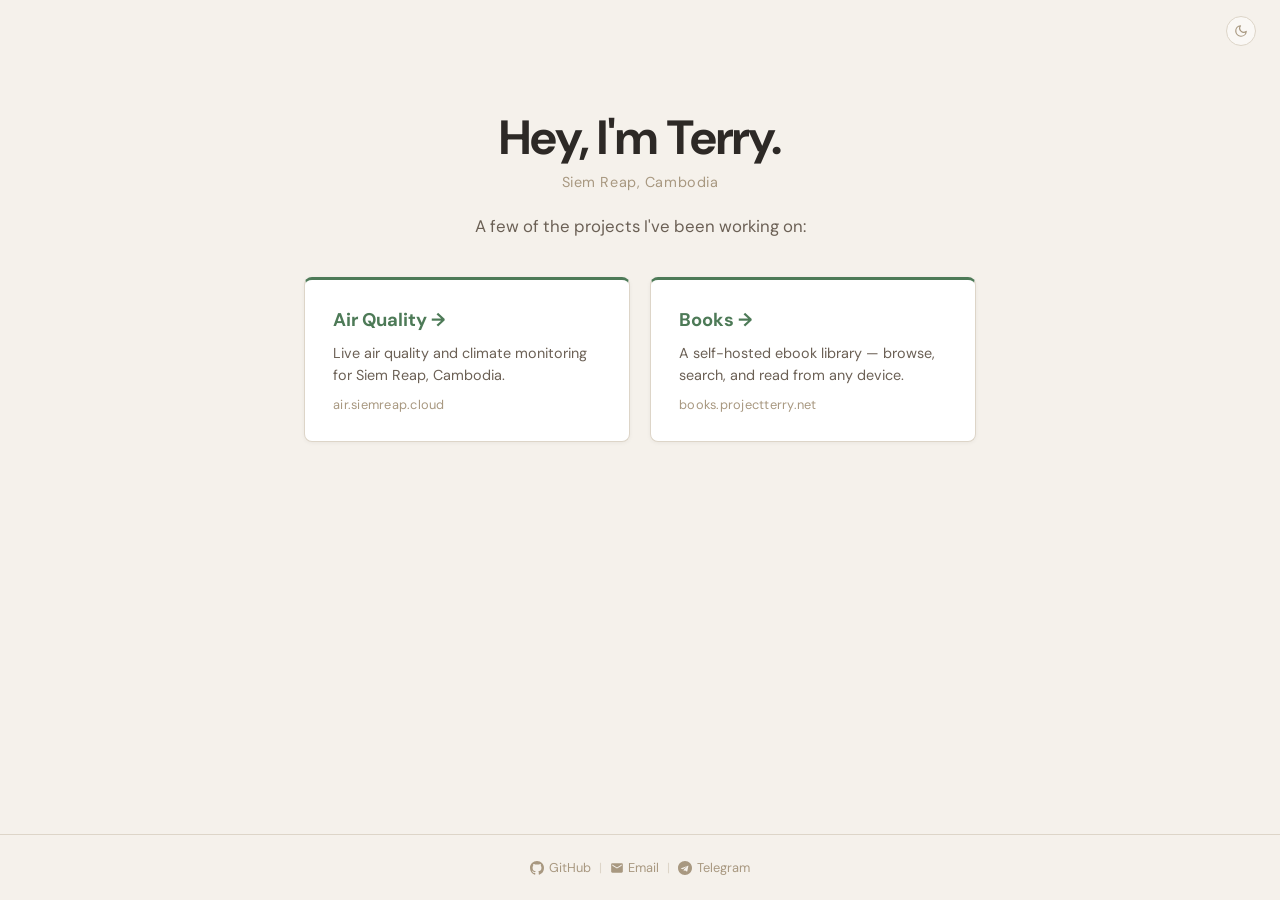
<file: index.html>
<!doctype html>
<html lang="en">
    <head>
        <meta charset="UTF-8" />
        <title>Project Terry</title>
        <meta name="viewport" content="width=device-width,initial-scale=1" />
        <meta name="description" content="Terry's personal site — links to his projects" />
        <meta property="og:type" content="website" />
        <meta property="og:url" content="https://projectterry.net" />
        <link rel="preconnect" href="https://fonts.googleapis.com" />
        <link rel="preconnect" href="https://fonts.gstatic.com" crossorigin />
        <link href="https://fonts.googleapis.com/css2?family=DM+Sans:wght@400;500;700&display=swap" rel="stylesheet" />
        <link rel="stylesheet" href="css/style.css" />
        <script>
            (function () {
                var s = localStorage.getItem('theme');
                var d = window.matchMedia('(prefers-color-scheme: dark)').matches;
                if (s === 'dark' || (!s && d)) document.documentElement.setAttribute('data-theme', 'dark');
            })();
        </script>
        <link rel="icon" type="image/x-icon" href="/images/favicon.ico" />
    </head>
    <body>
        <nav class="site-nav">
            <button class="theme-toggle" id="themeToggle" aria-label="Toggle dark mode">
                <svg class="icon-moon" xmlns="http://www.w3.org/2000/svg" width="14" height="14" viewBox="0 0 24 24" fill="none" stroke="currentColor" stroke-width="2" stroke-linecap="round" stroke-linejoin="round" aria-hidden="true">
                    <path d="M21 12.79A9 9 0 1 1 11.21 3 7 7 0 0 0 21 12.79z"/>
                </svg>
                <svg class="icon-sun" xmlns="http://www.w3.org/2000/svg" width="14" height="14" viewBox="0 0 24 24" fill="none" stroke="currentColor" stroke-width="2" stroke-linecap="round" stroke-linejoin="round" aria-hidden="true">
                    <circle cx="12" cy="12" r="5"/>
                    <line x1="12" y1="1" x2="12" y2="3"/>
                    <line x1="12" y1="21" x2="12" y2="23"/>
                    <line x1="4.22" y1="4.22" x2="5.64" y2="5.64"/>
                    <line x1="18.36" y1="18.36" x2="19.78" y2="19.78"/>
                    <line x1="1" y1="12" x2="3" y2="12"/>
                    <line x1="21" y1="12" x2="23" y2="12"/>
                    <line x1="4.22" y1="19.78" x2="5.64" y2="18.36"/>
                    <line x1="18.36" y1="5.64" x2="19.78" y2="4.22"/>
                </svg>
            </button>
        </nav>

        <main>
            <section class="hero">
                <h1>Hey, I'm Terry.</h1>
                <p class="location">Siem Reap, Cambodia</p>
                <p class="lede">A few of the projects I've been working on:</p>
            </section>

            <section class="links-section">
                <a class="link-card" href="https://air.siemreap.cloud">
                    <span class="link-card-title">Air Quality &rarr;</span>
                    <p>Live air quality and climate monitoring for Siem Reap, Cambodia.</p>
                    <span class="link-card-url">air.siemreap.cloud</span>
                </a>
                <a class="link-card" href="https://books.projectterry.net">
                    <span class="link-card-title">Books &rarr;</span>
                    <p>A self-hosted ebook library — browse, search, and read from any device.</p>
                    <span class="link-card-url">books.projectterry.net</span>
                </a>
            </section>
        </main>

        <footer>
            <div class="footer-links">
                <a href="https://github.com/chillbreeze" target="_blank">
                    <svg width="14" height="14" viewBox="0 0 24 24" fill="currentColor" xmlns="http://www.w3.org/2000/svg" aria-hidden="true">
                        <path d="M12 0C5.37 0 0 5.37 0 12c0 5.31 3.435 9.795 8.205 11.385.6.105.825-.255.825-.57 0-.285-.015-1.23-.015-2.235-3.015.555-3.795-.735-4.035-1.41-.135-.345-.72-1.41-1.23-1.695-.42-.225-1.02-.78-.015-.795.945-.015 1.62.87 1.845 1.23 1.08 1.815 2.805 1.305 3.495.99.105-.78.42-1.305.765-1.605-2.67-.3-5.46-1.335-5.46-5.925 0-1.305.465-2.385 1.23-3.225-.12-.3-.54-1.53.12-3.18 0 0 1.005-.315 3.3 1.23.96-.27 1.98-.405 3-.405s2.04.135 3 .405c2.295-1.56 3.3-1.23 3.3-1.23.66 1.65.24 2.88.12 3.18.765.84 1.23 1.905 1.23 3.225 0 4.605-2.805 5.625-5.475 5.925.435.375.81 1.095.81 2.22 0 1.605-.015 2.895-.015 3.3 0 .315.225.69.825.57A12.02 12.02 0 0024 12c0-6.63-5.37-12-12-12z"/>
                    </svg>
                    GitHub
                </a>
                <span>|</span>
                <a href="mailto:projectterry@proton.me">
                    <svg width="14" height="14" viewBox="0 0 24 24" fill="currentColor" xmlns="http://www.w3.org/2000/svg" aria-hidden="true">
                        <path d="M20 4H4c-1.1 0-2 .9-2 2v12c0 1.1.9 2 2 2h16c1.1 0 2-.9 2-2V6c0-1.1-.9-2-2-2zm0 4-8 5-8-5V6l8 5 8-5v2z"/>
                    </svg>
                    Email
                </a>
                <span>|</span>
                <a href="https://t.me/ProjectTerry" target="_blank">
                    <svg width="14" height="14" viewBox="0 0 24 24" fill="currentColor" xmlns="http://www.w3.org/2000/svg" aria-hidden="true">
                        <path d="M12 0C5.373 0 0 5.373 0 12s5.373 12 12 12 12-5.373 12-12S18.627 0 12 0zm5.894 8.221-1.97 9.28c-.145.658-.537.818-1.084.508l-3-2.21-1.447 1.394c-.16.16-.295.295-.605.295l.213-3.053 5.56-5.023c.242-.213-.054-.333-.373-.12L8.32 14.347l-2.96-.924c-.643-.204-.657-.643.136-.953l11.57-4.461c.537-.194 1.006.131.828.212z"/>
                    </svg>
                    Telegram
                </a>
            </div>
        </footer>

        <script>
            var btn = document.getElementById('themeToggle');
            btn.addEventListener('click', function () {
                var dark = document.documentElement.getAttribute('data-theme') === 'dark';
                document.documentElement.setAttribute('data-theme', dark ? 'light' : 'dark');
                localStorage.setItem('theme', dark ? 'light' : 'dark');
            });
        </script>
    </body>
</html>
</file>
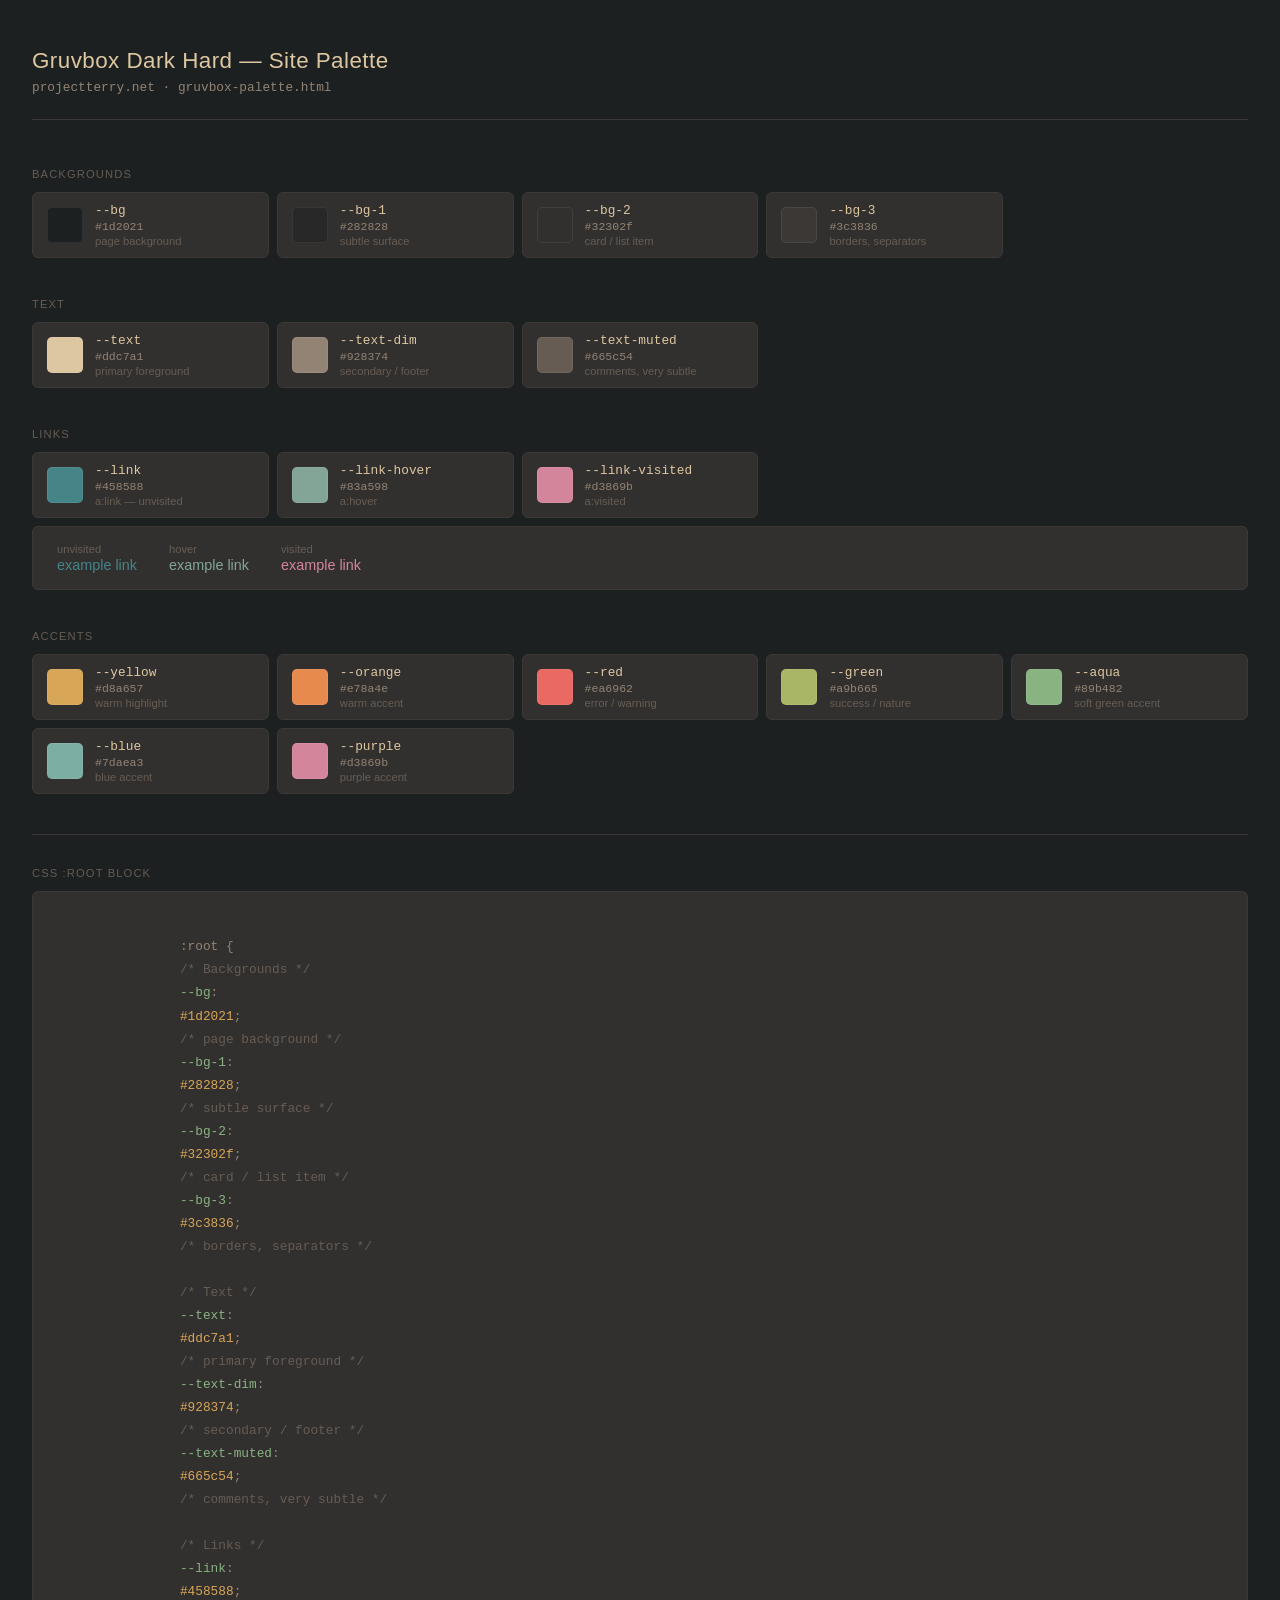
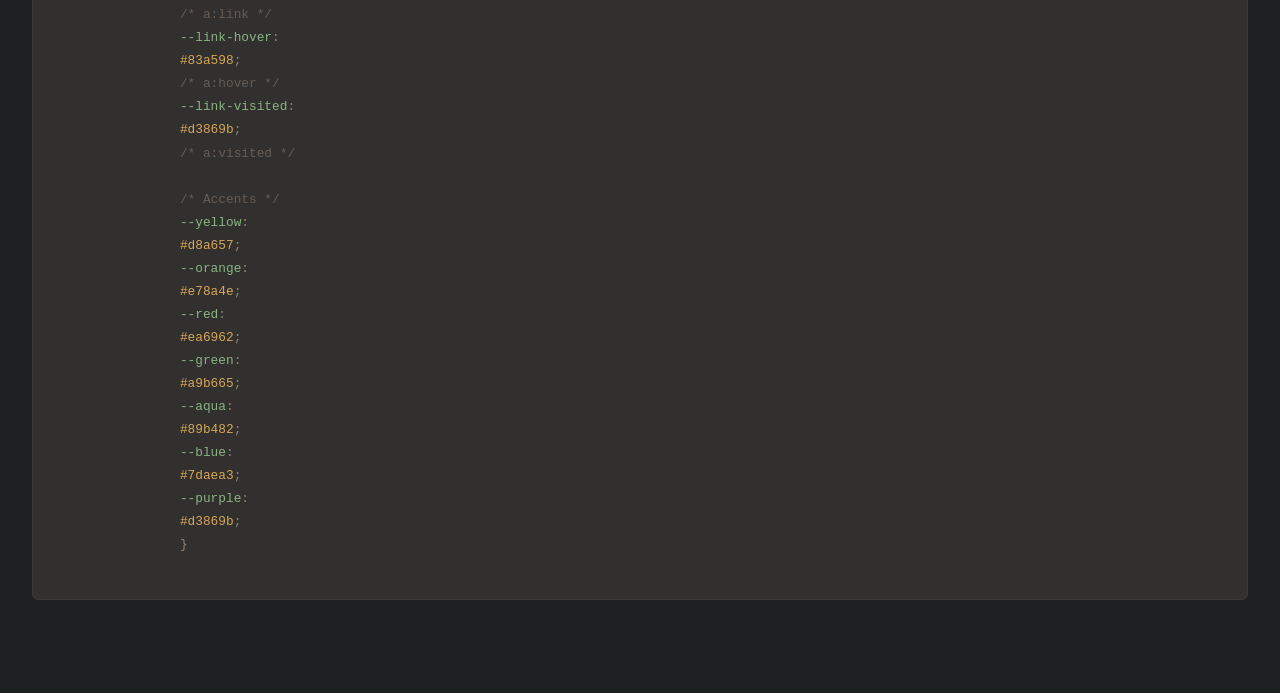
<file: palette.html>
<!doctype html>
<html lang="en">
    <head>
        <meta charset="UTF-8" />
        <meta name="viewport" content="width=device-width, initial-scale=1.0" />
        <title>Gruvbox Dark Hard — Site Palette</title>
        <style>
            :root {
                --bg: #1d2021;
                --bg-1: #282828;
                --bg-2: #32302f;
                --bg-3: #3c3836;
                --text: #ddc7a1;
                --text-dim: #928374;
                --text-muted: #665c54;
                --link: #458588;
                --link-hover: #83a598;
                --link-visited: #d3869b;
                --yellow: #d8a657;
                --orange: #e78a4e;
                --red: #ea6962;
                --green: #a9b665;
                --aqua: #89b482;
                --blue: #7daea3;
                --purple: #d3869b;
            }

            * {
                margin: 0;
                padding: 0;
                box-sizing: border-box;
            }

            body {
                background: var(--bg);
                color: var(--text);
                font-family: "DM Sans", "Segoe UI", sans-serif;
                padding: 3rem 2rem;
                min-height: 100vh;
            }

            header {
                margin-bottom: 3rem;
                border-bottom: 1px solid var(--bg-3);
                padding-bottom: 1.5rem;
            }

            header h1 {
                font-size: 1.4rem;
                font-weight: 500;
                color: var(--text);
                letter-spacing: 0.02em;
            }

            header p {
                font-size: 0.8rem;
                color: var(--text-dim);
                margin-top: 0.4rem;
                font-family: monospace;
            }

            .section {
                margin-bottom: 2.5rem;
            }

            .section-label {
                font-size: 0.7rem;
                color: var(--text-muted);
                letter-spacing: 0.1em;
                text-transform: uppercase;
                margin-bottom: 0.75rem;
            }

            .swatches {
                display: grid;
                grid-template-columns: repeat(auto-fill, minmax(220px, 1fr));
                gap: 8px;
            }

            .swatch {
                display: flex;
                align-items: center;
                gap: 12px;
                background: var(--bg-2);
                border: 1px solid var(--bg-3);
                border-radius: 6px;
                padding: 10px 14px;
            }

            .dot {
                width: 36px;
                height: 36px;
                border-radius: 5px;
                flex-shrink: 0;
                border: 1px solid rgba(255, 255, 255, 0.07);
            }

            .swatch-info {
                display: flex;
                flex-direction: column;
                gap: 2px;
            }

            .swatch-name {
                font-family: monospace;
                font-size: 0.8rem;
                color: var(--text);
            }

            .swatch-hex {
                font-family: monospace;
                font-size: 0.72rem;
                color: var(--text-dim);
            }

            .swatch-role {
                font-size: 0.7rem;
                color: var(--text-muted);
            }

            .code-block {
                background: var(--bg-2);
                border: 1px solid var(--bg-3);
                border-radius: 6px;
                padding: 1.25rem 1.5rem;
                font-family: monospace;
                font-size: 0.8rem;
                color: var(--text-dim);
                line-height: 1.8;
                white-space: pre;
                overflow-x: auto;
            }

            .code-block .var-name {
                color: var(--aqua);
            }
            .code-block .var-value {
                color: var(--yellow);
            }
            .code-block .comment {
                color: var(--text-muted);
            }
            .code-block .bracket {
                color: var(--text-dim);
            }

            .divider {
                height: 1px;
                background: var(--bg-3);
                margin: 2rem 0;
            }

            .link-preview {
                display: flex;
                gap: 2rem;
                flex-wrap: wrap;
                background: var(--bg-2);
                border: 1px solid var(--bg-3);
                border-radius: 6px;
                padding: 1rem 1.5rem;
                font-size: 0.9rem;
            }

            .link-preview span {
                font-size: 0.7rem;
                color: var(--text-muted);
                display: block;
                margin-bottom: 2px;
            }
        </style>
    </head>
    <body>
        <header>
            <h1>Gruvbox Dark Hard — Site Palette</h1>
            <p>projectterry.net · gruvbox-palette.html</p>
        </header>

        <div class="section">
            <div class="section-label">Backgrounds</div>
            <div class="swatches">
                <div class="swatch">
                    <div class="dot" style="background: #1d2021"></div>
                    <div class="swatch-info">
                        <span class="swatch-name">--bg</span
                        ><span class="swatch-hex">#1d2021</span
                        ><span class="swatch-role">page background</span>
                    </div>
                </div>
                <div class="swatch">
                    <div class="dot" style="background: #282828"></div>
                    <div class="swatch-info">
                        <span class="swatch-name">--bg-1</span
                        ><span class="swatch-hex">#282828</span
                        ><span class="swatch-role">subtle surface</span>
                    </div>
                </div>
                <div class="swatch">
                    <div class="dot" style="background: #32302f"></div>
                    <div class="swatch-info">
                        <span class="swatch-name">--bg-2</span
                        ><span class="swatch-hex">#32302f</span
                        ><span class="swatch-role">card / list item</span>
                    </div>
                </div>
                <div class="swatch">
                    <div class="dot" style="background: #3c3836"></div>
                    <div class="swatch-info">
                        <span class="swatch-name">--bg-3</span
                        ><span class="swatch-hex">#3c3836</span
                        ><span class="swatch-role">borders, separators</span>
                    </div>
                </div>
            </div>
        </div>

        <div class="section">
            <div class="section-label">Text</div>
            <div class="swatches">
                <div class="swatch">
                    <div class="dot" style="background: #ddc7a1"></div>
                    <div class="swatch-info">
                        <span class="swatch-name">--text</span
                        ><span class="swatch-hex">#ddc7a1</span
                        ><span class="swatch-role">primary foreground</span>
                    </div>
                </div>
                <div class="swatch">
                    <div class="dot" style="background: #928374"></div>
                    <div class="swatch-info">
                        <span class="swatch-name">--text-dim</span
                        ><span class="swatch-hex">#928374</span
                        ><span class="swatch-role">secondary / footer</span>
                    </div>
                </div>
                <div class="swatch">
                    <div class="dot" style="background: #665c54"></div>
                    <div class="swatch-info">
                        <span class="swatch-name">--text-muted</span
                        ><span class="swatch-hex">#665c54</span
                        ><span class="swatch-role">comments, very subtle</span>
                    </div>
                </div>
            </div>
        </div>

        <div class="section">
            <div class="section-label">Links</div>
            <div class="swatches">
                <div class="swatch">
                    <div class="dot" style="background: #458588"></div>
                    <div class="swatch-info">
                        <span class="swatch-name">--link</span
                        ><span class="swatch-hex">#458588</span
                        ><span class="swatch-role">a:link — unvisited</span>
                    </div>
                </div>
                <div class="swatch">
                    <div class="dot" style="background: #83a598"></div>
                    <div class="swatch-info">
                        <span class="swatch-name">--link-hover</span
                        ><span class="swatch-hex">#83a598</span
                        ><span class="swatch-role">a:hover</span>
                    </div>
                </div>
                <div class="swatch">
                    <div class="dot" style="background: #d3869b"></div>
                    <div class="swatch-info">
                        <span class="swatch-name">--link-visited</span
                        ><span class="swatch-hex">#d3869b</span
                        ><span class="swatch-role">a:visited</span>
                    </div>
                </div>
            </div>
            <div class="link-preview" style="margin-top: 8px">
                <div>
                    <span>unvisited</span
                    ><a
                        href="#"
                        style="
                            color: #458588;
                            text-decoration: none;
                            font-size: 0.9rem;
                        "
                        >example link</a
                    >
                </div>
                <div>
                    <span>hover</span
                    ><a
                        href="#"
                        style="
                            color: #83a598;
                            text-decoration: none;
                            font-size: 0.9rem;
                        "
                        >example link</a
                    >
                </div>
                <div>
                    <span>visited</span
                    ><a
                        href="#"
                        style="
                            color: #d3869b;
                            text-decoration: none;
                            font-size: 0.9rem;
                        "
                        >example link</a
                    >
                </div>
            </div>
        </div>

        <div class="section">
            <div class="section-label">Accents</div>
            <div class="swatches">
                <div class="swatch">
                    <div class="dot" style="background: #d8a657"></div>
                    <div class="swatch-info">
                        <span class="swatch-name">--yellow</span
                        ><span class="swatch-hex">#d8a657</span
                        ><span class="swatch-role">warm highlight</span>
                    </div>
                </div>
                <div class="swatch">
                    <div class="dot" style="background: #e78a4e"></div>
                    <div class="swatch-info">
                        <span class="swatch-name">--orange</span
                        ><span class="swatch-hex">#e78a4e</span
                        ><span class="swatch-role">warm accent</span>
                    </div>
                </div>
                <div class="swatch">
                    <div class="dot" style="background: #ea6962"></div>
                    <div class="swatch-info">
                        <span class="swatch-name">--red</span
                        ><span class="swatch-hex">#ea6962</span
                        ><span class="swatch-role">error / warning</span>
                    </div>
                </div>
                <div class="swatch">
                    <div class="dot" style="background: #a9b665"></div>
                    <div class="swatch-info">
                        <span class="swatch-name">--green</span
                        ><span class="swatch-hex">#a9b665</span
                        ><span class="swatch-role">success / nature</span>
                    </div>
                </div>
                <div class="swatch">
                    <div class="dot" style="background: #89b482"></div>
                    <div class="swatch-info">
                        <span class="swatch-name">--aqua</span
                        ><span class="swatch-hex">#89b482</span
                        ><span class="swatch-role">soft green accent</span>
                    </div>
                </div>
                <div class="swatch">
                    <div class="dot" style="background: #7daea3"></div>
                    <div class="swatch-info">
                        <span class="swatch-name">--blue</span
                        ><span class="swatch-hex">#7daea3</span
                        ><span class="swatch-role">blue accent</span>
                    </div>
                </div>
                <div class="swatch">
                    <div class="dot" style="background: #d3869b"></div>
                    <div class="swatch-info">
                        <span class="swatch-name">--purple</span
                        ><span class="swatch-hex">#d3869b</span
                        ><span class="swatch-role">purple accent</span>
                    </div>
                </div>
            </div>
        </div>

        <div class="divider"></div>

        <div class="section">
            <div class="section-label">CSS :root block</div>
            <div class="code-block">
                <span class="bracket">:root {</span>
                <span class="comment">/* Backgrounds */</span>
                <span class="var-name">--bg</span>:
                <span class="var-value">#1d2021</span>;
                <span class="comment">/* page background */</span>
                <span class="var-name">--bg-1</span>:
                <span class="var-value">#282828</span>;
                <span class="comment">/* subtle surface */</span>
                <span class="var-name">--bg-2</span>:
                <span class="var-value">#32302f</span>;
                <span class="comment">/* card / list item */</span>
                <span class="var-name">--bg-3</span>:
                <span class="var-value">#3c3836</span>;
                <span class="comment">/* borders, separators */</span>

                <span class="comment">/* Text */</span>
                <span class="var-name">--text</span>:
                <span class="var-value">#ddc7a1</span>;
                <span class="comment">/* primary foreground */</span>
                <span class="var-name">--text-dim</span>:
                <span class="var-value">#928374</span>;
                <span class="comment">/* secondary / footer */</span>
                <span class="var-name">--text-muted</span>:
                <span class="var-value">#665c54</span>;
                <span class="comment">/* comments, very subtle */</span>

                <span class="comment">/* Links */</span>
                <span class="var-name">--link</span>:
                <span class="var-value">#458588</span>;
                <span class="comment">/* a:link */</span>
                <span class="var-name">--link-hover</span>:
                <span class="var-value">#83a598</span>;
                <span class="comment">/* a:hover */</span>
                <span class="var-name">--link-visited</span>:
                <span class="var-value">#d3869b</span>;
                <span class="comment">/* a:visited */</span>

                <span class="comment">/* Accents */</span>
                <span class="var-name">--yellow</span>:
                <span class="var-value">#d8a657</span>;
                <span class="var-name">--orange</span>:
                <span class="var-value">#e78a4e</span>;
                <span class="var-name">--red</span>:
                <span class="var-value">#ea6962</span>;
                <span class="var-name">--green</span>:
                <span class="var-value">#a9b665</span>;
                <span class="var-name">--aqua</span>:
                <span class="var-value">#89b482</span>;
                <span class="var-name">--blue</span>:
                <span class="var-value">#7daea3</span>;
                <span class="var-name">--purple</span>:
                <span class="var-value">#d3869b</span>;
                <span class="bracket">}</span>
            </div>
        </div>
    </body>
</html>
</file>
<file: css/style.css>
:root {
    --bg: #f5f1eb;
    --bg-1: #faf8f5;
    --bg-2: #ffffff;

    --text: #2d2926;
    --text-dim: #6b6055;
    --text-muted: #a89880;

    --green: #4d7a57;
    --green-dark: #345240;

    --earth: #8b7355;
    --border: #ddd5c8;
}

[data-theme="dark"] {
    --bg: #272422;
    --bg-1: #2d2a27;
    --bg-2: #333028;

    --text: #e6ddd0;
    --text-dim: #b0a395;
    --text-muted: #786b60;

    --green: #6aaa78;
    --green-dark: #50875e;

    --earth: #c4906a;
    --border: #413c36;
}

* {
    margin: 0;
    padding: 0;
    box-sizing: border-box;
}

@keyframes fadein {
    from { opacity: 0; transform: translateY(10px); }
    to   { opacity: 1; transform: translateY(0); }
}

body {
    font-family: "DM Sans", system-ui, sans-serif;
    background-color: var(--bg);
    color: var(--text);
    min-height: 100vh;
    display: flex;
    flex-direction: column;
}

main {
    flex: 1;
    max-width: 720px;
    width: 100%;
    margin: 0 auto;
    padding: 0 1.5rem;
    animation: fadein 0.6s ease-out both;
}

/* Nav */
.site-nav {
    display: flex;
    justify-content: flex-end;
    padding: 1rem 1.5rem;
}

.theme-toggle {
    background: var(--bg-1);
    border: 1px solid var(--border);
    color: var(--text-muted);
    width: 30px;
    height: 30px;
    border-radius: 50%;
    display: flex;
    align-items: center;
    justify-content: center;
    cursor: pointer;
    flex-shrink: 0;
}

.theme-toggle:hover {
    color: var(--text);
}

.icon-sun  { display: none; }
.icon-moon { display: block; }

[data-theme="dark"] .icon-sun  { display: block; }
[data-theme="dark"] .icon-moon { display: none; }

/* Hero */
.hero {
    padding: 3rem 0 2.5rem;
    text-align: center;
}

h1 {
    font-size: 3rem;
    line-height: 1.15;
    letter-spacing: -0.02em;
}

.location {
    margin-top: 0.5rem;
    font-size: 0.9rem;
    color: var(--text-muted);
    letter-spacing: 0.04em;
}

.lede {
    margin-top: 1.5rem;
    font-size: 1.05rem;
    color: var(--text-dim);
}

/* Link cards */
.links-section {
    display: grid;
    grid-template-columns: repeat(2, 1fr);
    gap: 1.25rem;
    padding: 0 0 3rem;
}

.link-card {
    background: var(--bg-2);
    border: 1px solid var(--border);
    border-top: 3px solid var(--green);
    border-radius: 8px;
    padding: 1.75rem;
    box-shadow: 0 1px 4px rgba(0, 0, 0, 0.05);
    display: flex;
    flex-direction: column;
    gap: 0.6rem;
    color: inherit;
    transition: transform 0.2s ease, box-shadow 0.2s ease;
}

.link-card:hover {
    transform: translateY(-3px);
    box-shadow: 0 6px 16px rgba(0, 0, 0, 0.08);
}

.link-card-title {
    font-weight: 700;
    font-size: 1.15rem;
    color: var(--green);
}

.link-card p {
    font-size: 0.9rem;
    color: var(--text-dim);
    line-height: 1.55;
    flex: 1;
}

.link-card-url {
    font-size: 0.8rem;
    color: var(--text-muted);
    letter-spacing: 0.02em;
}

/* Links */
a {
    color: var(--green);
    text-decoration: none;
}

a:hover   { color: var(--green-dark); }
a:active  { color: var(--earth); }

/* Footer */
footer {
    border-top: 1px solid var(--border);
    padding: 1.5rem 0;
}

.footer-links {
    max-width: 720px;
    margin: 0 auto;
    padding: 0 1.5rem;
    display: flex;
    justify-content: center;
    gap: 0.5rem;
    align-items: center;
    font-size: 0.8rem;
}

.footer-links a {
    color: var(--text-muted);
    display: inline-flex;
    align-items: center;
    gap: 0.3rem;
}

.footer-links a:hover {
    color: var(--text);
}

.footer-links span {
    color: var(--border);
}

/* Mobile */
@media (max-width: 560px) {
    h1 {
        font-size: 2.25rem;
    }

    .links-section {
        grid-template-columns: 1fr;
    }
}
</file>
